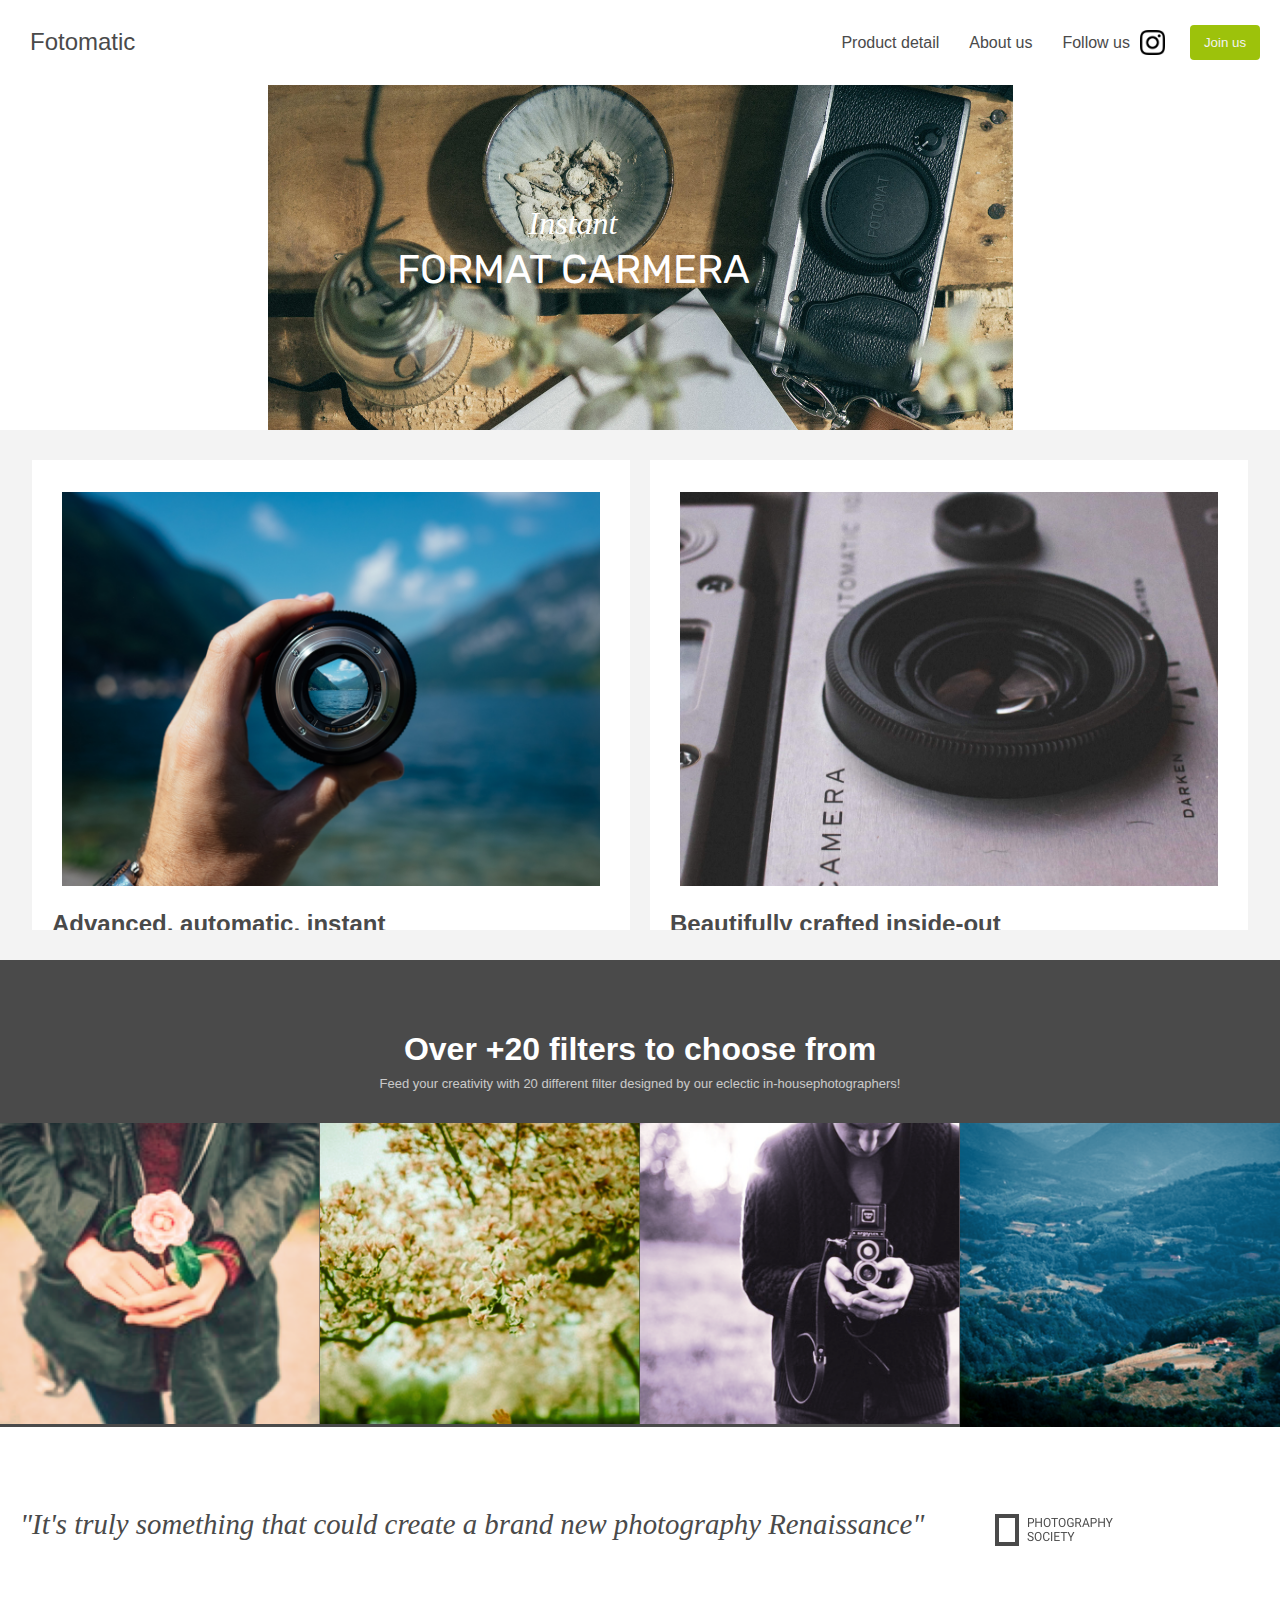
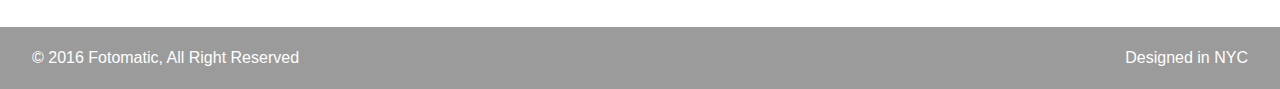
<file: index.html>
<!DOCTYPE HTML>
<html lang="en">
    <head>
       <meta name="veiwport">
       <meta content="width=device-width, intail-scale=1.0">
       <link href="fotomatic.css" rel="stylesheet">
       <link rel="preconnect" href="https://fonts.googleapis.com">
       <link rel="preconnect" href="https://fonts.gstatic.com" crossorigin>
       <link href="https://fonts.googleapis.com/css2?family=Rubik:ital,wght@0,300..900;1,300..900&display=swap" rel="stylesheet">
       
       <!--FOR ICONS-->
       <link rel="stylesheet" href="https://cdnjs.cloudflare.com/ajax/libs/font-awesome/6.6.0/css/all.min.css" integrity="sha512-Kc323vGBEqzTmouAECnVceyQqyqdsSiqLQISBL29aUW4U/M7pSPA/gEUZQqv1cwx4OnYxTxve5UMg5GT6L4JJg==" crossorigin="anonymous" referrerpolicy="no-referrer" />
    </head>
    <body>
        <header>
            <div class="header-container"> 
                <div id="navbar">
                    
                    <div id="box1">
                        
                        <p>Fotomatic</p>
                        
                        <!--THIS DIV IS FOR PHONES-->
                        <div id="box1-logo">
                            <i class="fa-brands fa-fonticons fa-3x"></i>
                            <i class="fa-solid fa-camera fa-3x"></i>
                        </div>
                        
                    </div>
                    
                    <div id="box2">
                        
                        <nav>
                            <ol>
                    
                                <li><a href="#">Product detail</a></li>
                                <li><a href="#">About us</a></li>
                                <li id="fuck"><a href="#">Follow us</a></li>
                    
                            </ol>
                        </nav>
                        
                        <div id="insta-logo">
                            <a href="#"><img src="images/instagram.png" alt="instagram"></a>
                        </div> 

                        <!--THIS DIV BELOW IS FOR PHONES-->
                        <div id="box2-logo">
                            <i class="fa-solid fa-user-group fa-bounce fa-3x"></i>
                            <button>Join us</button>
                        </div>


                    </div>

                </div>
                <div>
                    <div id="header-background-img">
                        
                        <div id="header-img-box">
                            <div id="text-header-img" class="header-box-flex">
                            
                                <h2>Instant</h2>
                                <h1>FORMAT CARMERA</h1>
                                <p>Email us to request a demo and be in our</p> 
                                <p>waiting list for febuary 2017 release</p>
                            
                            </div>
                            <div id="btn-banner" class="header-box-flex">
                                <button id="btn">Join the waiting list</button>
                            </div>

                        </div>
                    </div>

                </div>
            </div>

        </header>
        <main>
            <div id="middle-container">
                <div id="middle-img-container">
                     
                    <div id="middle-box1" class="middle-img-boxs">
                        
                        <img src="images/feature-1.png" alt="">
                        
                        <div class="middle-img-text">
                            <h2>Advanced, automatic, instant</h2>
                            <p>Shutter speed, apperture and flash output adjust automatically</p>
                        </div>

                    </div>

                    <div id="middle-box2" class="middle-img-boxs">
                        
                        <img src="images/feature-2.png" alt="">
                        
                        <div class="middle-img-text">
                            <h2>Beautifully crafted inside-out</h2>
                            <p>From the paint outside to the tiny screw inside, Fotomat is crafted with <br id="line-break">love and <span id="year">20-year of expertise</span><span id="care">tenacious care</span></p>
                        </div>

                    </div>
                        
                    </div>
                </div>

            </div>

            <div id="bottom-container">
                <div id="bottom-banner">
                    
                    <div id="bottom-head-text">
                        
                        <h1>Over +20 filters  to choose from</h1>
                        <p>Feed your creativity with 20 different filter <span id="break"><br ></span>designed by our eclectic in-house<br id="para-break">photographers!</p>

                    </div>

                    <div id="bottom-img-container">
                        
                        <div class="bottom-img">
                            <img src="images/filter-1.png" alt="">
                        </div>
                       
                        <div class="bottom-img">
                            <img src="images/filter-2.png" alt="">
                        </div>
                    
                        <div class="bottom-img">
                            <img src="images/filter-3.png" alt="">
                        </div>
                        
                        <div id="middle-img-box4" class="bottom-img">
                            <img src="images/filter-4.png" alt="">
                        </div>
                    
                    </div>

                </div>
                
                <div id="last-bottom-text">
                    <div id="last-text-container">
                       
                        <h3>"It's truly something that <span id="cld">could</span> create a brand new photography Renaissance"</h3>
                        <img src="images/photography-logo.png" alt="">
                
                    </div>
                </div>

            </div>
        </main>
        
        <footer>
            <div id="footer-container">
                
                <div class="footer-box1 footer-banner">
                    <p>&copy; 2016 Fotomatic, All Right Reserved</p>
                </div>

                <div class="footer-box2 footer-banner">
                    <p>Designed in NYC</p>
                </div>

            </div>
        </footer>

    </body>
</html>
</file>
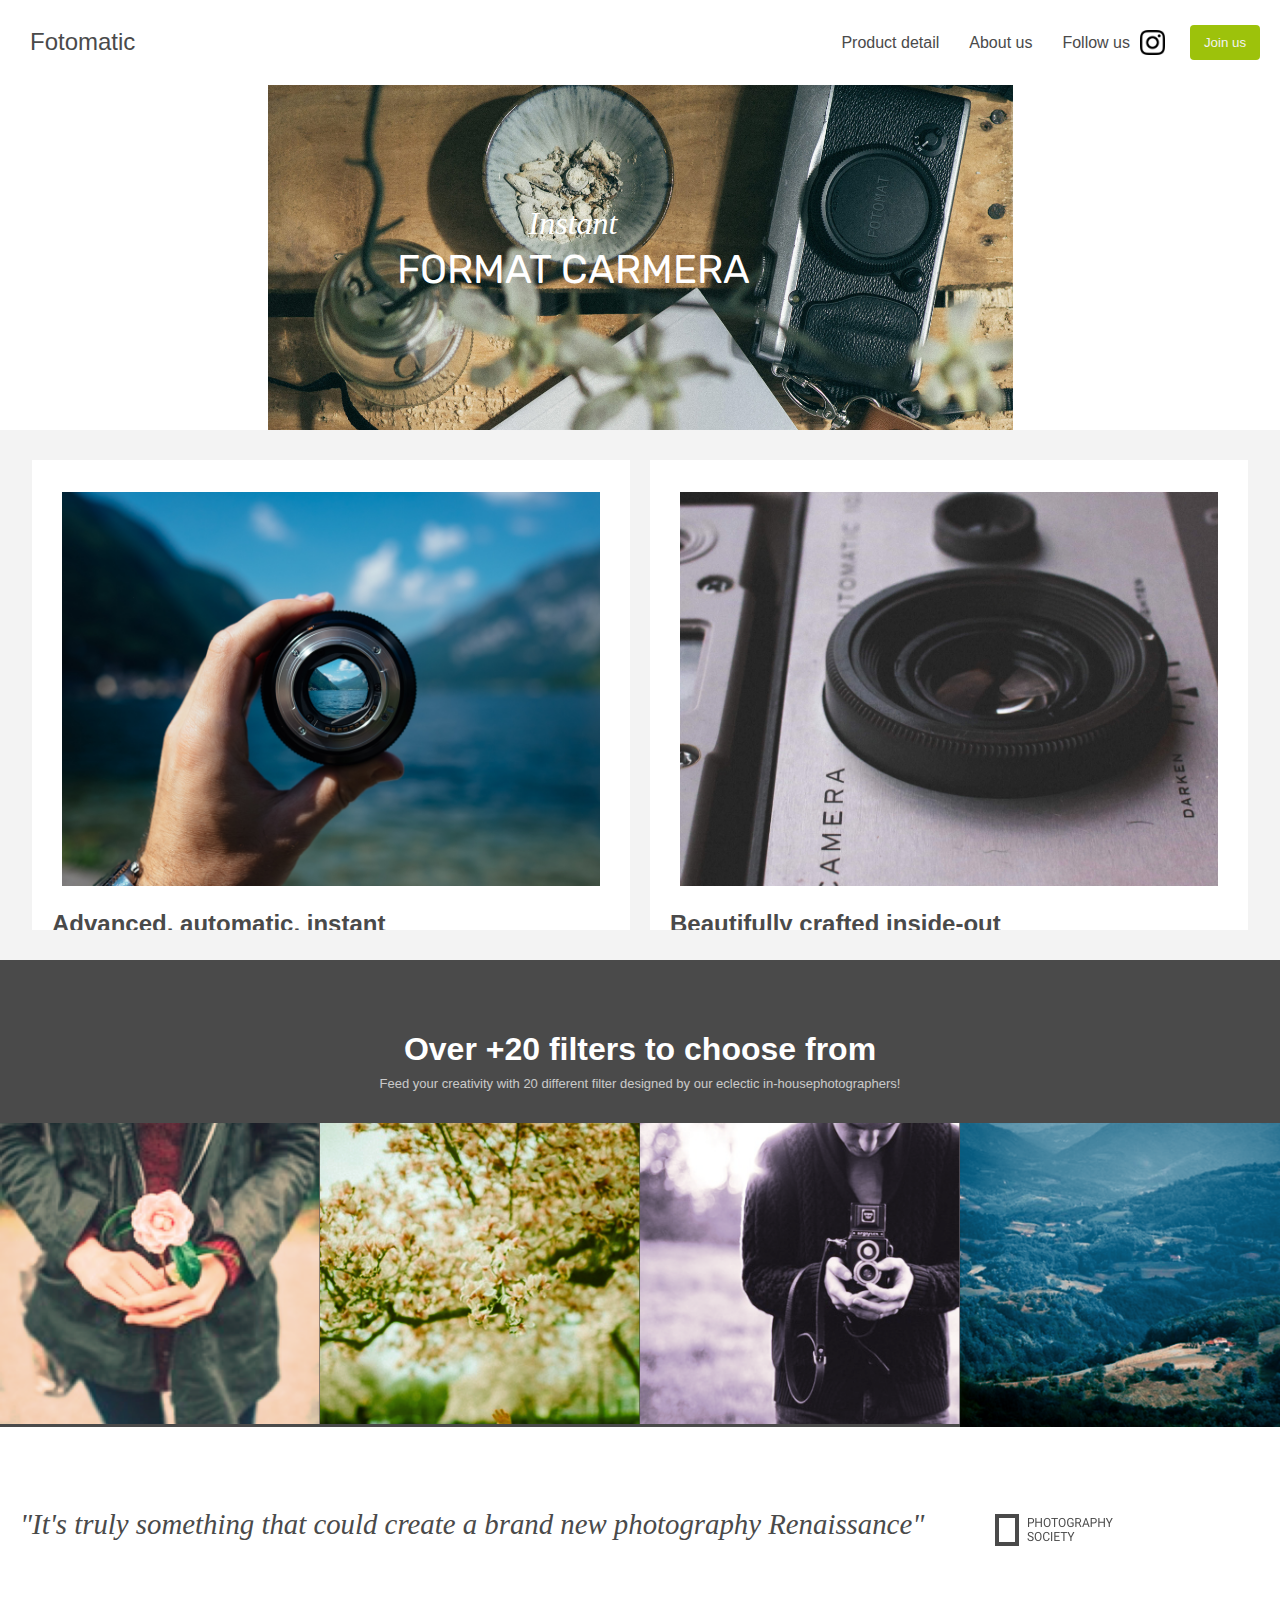
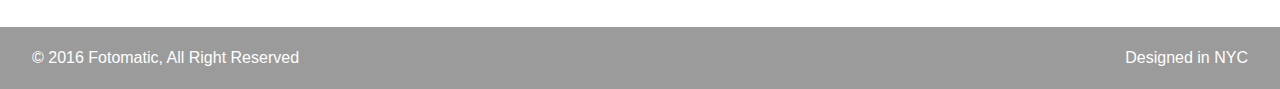
<file: fotomatic.html>
<!DOCTYPE HTML>
<html lang="en">
    <head>
       <meta name="veiwport">
       <meta content="width=device-width, intail-scale=1.0">
       <link href="fotomatic.css" rel="stylesheet">
       <link rel="preconnect" href="https://fonts.googleapis.com">
       <link rel="preconnect" href="https://fonts.gstatic.com" crossorigin>
       <link href="https://fonts.googleapis.com/css2?family=Rubik:ital,wght@0,300..900;1,300..900&display=swap" rel="stylesheet">
       
       <!--FOR ICONS-->
       <link rel="stylesheet" href="https://cdnjs.cloudflare.com/ajax/libs/font-awesome/6.6.0/css/all.min.css" integrity="sha512-Kc323vGBEqzTmouAECnVceyQqyqdsSiqLQISBL29aUW4U/M7pSPA/gEUZQqv1cwx4OnYxTxve5UMg5GT6L4JJg==" crossorigin="anonymous" referrerpolicy="no-referrer" />
    </head>
    <body>
        <header>
            <div class="header-container"> 
                <div id="navbar">
                    
                    <div id="box1">
                        
                        <p>Fotomatic</p>
                        
                        <!--THIS DIV IS FOR PHONES-->
                        <div id="box1-logo">
                            <i class="fa-brands fa-fonticons fa-2x"></i>
                            <i class="fa-solid fa-camera fa-2x"></i>
                        </div>
                        
                    </div>
                    
                    <div id="box2">
                        
                        <nav>
                            <ol>
                    
                                <li><a href="#">Product detail</a></li>
                                <li><a href="#">About us</a></li>
                                <li id="fuck"><a href="#">Follow us</a></li>
                    
                            </ol>
                        </nav>
                        
                        <div id="insta-logo">
                            <a href="#"><img src="images/instagram.png" alt="instagram"></a>
                        </div> 

                        <!--THIS DIV BELOW IS FOR PHONES-->
                        <div id="box2-logo">
                            <i class="fa-solid fa-user-group fa-bounce fa-2x"></i>
                            <button>Join us</button>
                        </div>


                    </div>

                </div>
                <div>
                    <div id="header-background-img">
                        
                        <div id="header-img-box">
                            <div id="text-header-img" class="header-box-flex">
                            
                                <h2>Instant</h2>
                                <h1>FORMAT CARMERA</h1>
                                <p>Email us to request a demo and be in our</p> 
                                <p>waiting list for febuary 2017 release</p>
                            
                            </div>
                            <div id="btn-banner" class="header-box-flex">
                                <button id="btn">Join the waiting list</button>
                            </div>

                        </div>
                    </div>

                </div>
            </div>

        </header>
        <main>
            <div id="middle-container">
                <div id="middle-img-container">
                     
                    <div id="middle-box1" class="middle-img-boxs">
                        
                        <img src="images/feature-1.png" alt="">
                        
                        <div class="middle-img-text">
                            <h2>Advanced, automatic, instant</h2>
                            <p>Shutter speed, apperture and flash output adjust automatically</p>
                        </div>

                    </div>

                    <div id="middle-box2" class="middle-img-boxs">
                        
                        <img src="images/feature-2.png" alt="">
                        
                        <div class="middle-img-text">
                            <h2>Beautifully crafted inside-out</h2>
                            <p>From the paint outside to the tiny screw inside, Fotomat is crafted with <br id="line-break">love and <span id="year">20-year of expertise</span><span id="care">tenacious care</span></p>
                        </div>

                    </div>
                        
                    </div>
                </div>

            </div>

            <div id="bottom-container">
                <div id="bottom-banner">
                    
                    <div id="bottom-head-text">
                        
                        <h1>Over +20 filters  to choose from</h1>
                        <p>Feed your creativity with 20 different filter <span id="break"><br ></span>designed by our eclectic in-house<br id="para-break">photographers!</p>

                    </div>

                    <div id="bottom-img-container">
                        
                        <div class="bottom-img">
                            <img src="images/filter-1.png" alt="">
                        </div>
                       
                        <div class="bottom-img">
                            <img src="images/filter-2.png" alt="">
                        </div>
                    
                        <div class="bottom-img">
                            <img src="images/filter-3.png" alt="">
                        </div>
                        
                        <div id="middle-img-box4" class="bottom-img">
                            <img src="images/filter-4.png" alt="">
                        </div>
                    
                    </div>

                </div>
                
                <div id="last-bottom-text">
                    <div id="last-text-container">
                       
                        <h3>"It's truly something that <span id="cld">could</span> create a brand new photography Renaissance"</h3>
                        <img src="images/photography-logo.png" alt="">
                
                    </div>
                </div>

            </div>
        </main>
        
        <footer>
            <div id="footer-container">
                
                <div class="footer-box1 footer-banner">
                    <p>&copy; 2016 Fotomatic, All Right Reserved</p>
                </div>

                <div class="footer-box2 footer-banner">
                    <p>Designed in NYC</p>
                </div>

            </div>
        </footer>

    </body>
</html>
</file>
<file: fotomatic.css>
*{
  margin: 0;
  box-sizing: border-box;
}

h1,
h2,
h3,
h4,
h5,
h6,
a,
p{
    color: #4A4A4A;
    font-family: Roboto, sans-serif;
}

button:hover{
    opacity: 0.7;
    cursor: pointer;
}

a:hover{
    opacity: 0.7;
    cursor: pointer;
}

img{
   max-width: 100%;
   height: auto;
   display: block;
}

/*HEADER SECTION*/

.header-container{
    display: flex;
    width: 100%;
    flex-direction: column;
}

/*NAVBAR*/
#navbar{
    display: flex;
    width: 100%;
    height: 5.3rem;
    align-items: center;
    background-color: white;
    position: fixed;
    z-index: 1000;
}

#box1{
    display: inline-flex;
    width: 50%;
    height: auto;
}

#box2{
    display: inline-flex;
    width: 50%;
    height: auto;
    justify-content: flex-end;
}

#box2 nav{
    display: flex;
}

#box2 ol{
    display: flex;
    list-style-type: none;
}

#box2 li{
    margin-left: 30px;
    line-height:  1.6;
}
ol li a{
    overflow: hidden;
    text-decoration: none;
}



#insta-logo{
    display: inline-flex;
    width: 25px;
    margin-left: 10px;
    margin-right: 30px;
}
#box2 img{
     width:100%;
}

#box1 p{
    margin-left: 30px;
    font-family: Roboto-mono, sans-serif;
    font-size: 24px;
}

#box1 #box1-logo{
    display: flex;
    margin-left: 30px;
}

#box2 #box2-logo{
    display: inline-flex;
    margin-right: 20px;
}

#box2-logo button{
    margin-left: 65px;
    width: 70px;
    height: 35px;
    border: white;
    background-color: #9dc20b;
    color: #f3f3f3;
    border-radius: 4px;
}

/*HEADER BACKGROUND IMAGE*/

#header-background-img{
    display: flex;
    align-items: center;
    background-image: url("images/banner-landingpage.jpg");
    background-position: center;
    background-repeat: no-repeat;
    background-size: cover;
    width: 100%;
    height: 700px;
    margin-top: 50px;
}

#header-img-box{
    height: 360px;
    width: 35%;
    background-color: #9dc20b;
    margin-left: 100px;
}

.header-box-flex{
    margin-top: 32px;
    display: inline-flex;
    flex-direction: column;
    width: 100%;
    align-items: center;
}

#text-header-img h2{
    color: white;
    font-family: "damion", cursive;
    font-style: italic;
    font-size: 20px;
    
}

#text-header-img h1{
    color: white;
    font-weight: lighter;
    font-size: 50px;
    line-height: 1.4;
    font-family: "Rubik", sans-serif;
    margin-bottom: 12px;
}

#text-header-img p{
    font-size: 20px;
    color: white;
    line-height: 1.4;
}

#btn{
    width: 65%;
    height: 64px;
    color: white;
    background-color: #4A4A4A;
    border-radius: 4px;
    font-size: 20px;
    line-height: 1.4;
    font-family: Roboto, sans-serif;
}


/*main SECTION*/

/*MIDDLE BOX*/

#middle-container{
    display: flex;
    background-color: #f3f3f3;
    height: 700px;
    width: 100%;
}

#middle-img-container{
    display: inline-flex;
    width: 100%;
    justify-content: center;
    align-items: center;
    gap: 38px;
}

.middle-img-boxs{
    display: flex;
    flex-direction: column;
    background-color: white;
    height: 635px;
    width: 600px;
    align-items: center;
}

#middle-img-container img{
    margin-top: 32px;
    width: 90%;
    height: 65%;
}

.middle-img-text{
    display: inline-flex;
    align-items: center;
    flex-direction: column;
    margin-top: 42px;
}

.middle-img-text .h2{
    font-weight: bold;
    font-size: 36px;
    line-height: 1.2;
}

.middle-img-text p{
    font-size: 16px;
    text-align: center;
    font-weight: light;
    line-height: 1.2;
}

/*BOTTOM CONTAINER*/

#bottom-banner{
    display: flex;
    background-color:  #4A4A4A;
    height: 640px;
    width: 100%;  
    flex-direction: column;
    align-items: center;
    text-align: center;
}

/*BOTTOM HEADER TEXT*/
#bottom-head-text{
    margin-top: 64px;
    margin-bottom: 80px;
}

#bottom-head-text h1{
    color: white;
    font-size: 36px;   
}

#bottom-head-text p{
    color: white;
    font-size: 16px;
    line-height: 1.4;
    font-weight: light;
}

/*BOTTOM IMAGES*/
#bottom-img-container{
    display: grid;
    width: 98%;
    margin-left: 1%;
    margin-right: 1%;
    grid-template-columns: repeat(4, 1fr) ;
    height: 400px;
}

/*BOTTOM LAST TEXT*/
#last-bottom-text{
    display: flex;
    height: 200px;
    background-color: white;
    align-items: center;
    justify-content: center
}

#last-text-container h3{
      font-size: 30px;
      font-family: "Palatino";
      font-style: italic;
      line-height: 1.1;
      color: #4A4A4A;
      float: left;
      margin-right: 30px;
}

/*FOOTER SECTION*/

#footer-container{
    display: flex;
    width: 100%;
    height: 62px;
    align-items: center;
    background-color: #9B9B9B;
}

.footer-banner{
    width: 50%;
}

.footer-box1{
    margin-left: 32px;
}

.footer-box2{
    display: flex;
    margin-right: 32px;
    justify-content: flex-end;
}

@media only screen and (max-width: 1000px) , (orientation: portrait){
    
    /*FOR PHONES*/
    
    /*HEADER SECTION*/
    
    /*NAVBAR*/
    #navbar{
        height: 3.8rem;
    }
  
    #box1 p{
        display: none;
    }  

    #box2 nav{
        display: none;
    }
    
    #box2 #insta-logo{
        display: none;
    }
    
    /*IOCONS*/
    #box1 #box1-logo{
        width: 100%;
        
    }

    #box2 #box2-logo{
        width: 100%;
        justify-content:flex-end;
        height: 100%;
    }

    .fa-brands.fa-fonticons{
        margin-right: 250px;
    }

    .fa-solid .fa-user-group{
        margin-right: 100px;
    }

    #box2-logo button{
        margin-left: 200px;
        height: 40px;
        margin-top: 5px;
        width: 110px;
        font-size: 1.2rem;
    }    

    /*HEADER BACKGROUND IMAGE*/

    #text-header-img{
        width: 80%;
        margin-left: 3.5rem;
        margin-top: 2.8rem;
        height: 30%;
    }
    
    #text-header-img h1{
        font-size: 2.2rem;
        margin-left: 150px;
    }
    
    #text-header-img h2{ 
        margin-top: 1rem; 
        font-size: 2rem;
        margin-left: 150px;
    }
    
    #text-header-img p{
        display: none;
    }

    #header-background-img #btn-banner{
        display: none;
    }

    #header-img-box{
        background-color: transparent;
        margin-left: 0;
        width: 100%;
        height: 40%;
        margin-top: 6.3rem;
    }

    #header-background-img{
        background-size: 1900px;
        background-position: right;
        height: 900px;   
        width: 100%;
        background-color:white;
        margin-top: 60px;
    }
        
    /*MAIN SECTION*/

    /*MIDDLE IMAGES*/
    #middle-container{
      margin-top: 0px;
      height: 100%;
    }

    #middle-img-container{
        flex-direction: column;
        height: 100%;
    }

    #middle-img-container .middle-img-boxs{
        width: 100%;
        margin-top: 30px;
    }
  
    #middle-img-container .middle-img-boxs img{
        height: 600px;
    }

    #middle-img-container #middle-box1{
        background-color: #f3f3f3;
        margin-bottom: 150px;
    }
  
    .middle-img-boxs .middle-img-text{
        width: 60%;
        margin-bottom: 30px;
    }

    #middle-img-container .middle-img-boxs h2{
       font-size: 1.1rem;
       line-height: 1.3;
       margin-bottom: 10px;
    }

    #middle-img-container .middle-img-boxs p{
        font-size: 0.9rem;
        line-height: 1.4;
    }

    #middle-img-container .middle-img-boxs #year{
        display: none;
    }
    /*BOTTOM*/

    /*BOTTOM TEXT*/
    #bottom-banner #bottom-head-text h1{
        font-size: 1.1rem;
        line-height: 1.3;
    }

    #bottom-banner #bottom-head-text p{
        font-size: 13px;
        line-height: 1.4;

    }

    #bottom-container{
        height: 100%;
        overflow: hidden;
        margin-top: 200px;
    }

    #bottom-banner{
        height: 100%;
        
    }

    #bottom-banner #bottom-head-text{
        margin-top: 50px;
        justify-self: flex-end;
        height: auto;
        margin-bottom: 50px;
        width: 252px;
        text-align:inherit;
        overflow: hidden;
    }

    #bottom-head-text h1{
        margin-bottom: 10px;
    }

    /*BOTTOM IMAGES*/

    #bottom-banner #bottom-img-container{
        justify-self: flex-end;
        height: auto;
        width: 100%;
    }

    #bottom-img-container{
    grid-template-columns: repeat(3, 1fr);
    }

    #bottom-img-container #middle-img-box4{
        display: none;
    }

    
    /*LAST BOTTOM TEXT*/
   
    #last-bottom-text #last-text-container{
        width: 65%;
    }

    #last-bottom-text #last-text-container h3{
        font-size: 1.5rem;
        line-height: 1.4;
        text-align: center;
        margin-bottom: 0.9rem;
    }

    #last-bottom-text #last-text-container img{
        margin-left: 15.8rem;
    }


    /*FOOTER SECTION*/

    /*FOOTER TEXT*/

    #footer-container .footer-banner{
        font-size: 0.7rem;
    }

    #footer-container .footer-banner p{
        color: white;
    }
}

@media only screen and (min-width: 1000px){
    
    /*FOR PHONES*/
    
    /*HEADER SECTION*/
    /*NAVBAR*/
    #box1 #box1-logo{
        display: none;
    }  
    
    #box2 #box2-logo i{
        display: none;
    }

    
    /*MAIN SECTION*/
    
    /*MIDDLE TEXT*/
    #break{
        display: none;
    }

    /*MIDDLE IMG CONTAINER*/
    
    #middle-img-container .middle-img-boxs #care{
        display: none;
    }

}

@media only screen and (max-width: 1800px) and (min-width: 1000px) and (orientation: landscape){
    /*FOR TABLAT AND LANDSCAPE*/

    /*HEADER SECTION*/

    /*NAVBAR*/
    .header-container #navbar{
        margin-bottom: 300px;
    }
    #box1{
         width: 20%;
    }

    #box2{
        width: 80%;
    }

    #box2{
        margin-left: 0px;
        text-align: center;
    }

    #box2 nav{
        margin-top: 5px;
    }

    #box2 #insta-logo{
        margin-top: 5px;
        margin-right: 25px;
    }

    #box2 #box2-logo{
      margin-bottom: 0px;
    }

    #box2-logo button{
        margin-left: 0;
    }

    /*HEADER BACKGROUND IMAGE*/
    #header-img-box{
        background-color: transparent;
        width: 100%;
        margin-top: 200px;
    }
    
    #text-header-img p{
        display: none;
    }

    #text-header-img{
        width: 70%;
        margin-left: 60px;
        margin-top: 35px;
        height: 30%;
    }

    #text-header-img h1{
        font-size: 2.5rem;
        font-weight: 400;
    }
    
    #text-header-img h2{ 
        font-size: 2rem;
        font-weight: normal;
    }

    #header-background-img #btn-banner{
        display: none;
    }

    #header-background-img{
        background-size: contain;
        height: 360px;   
        width: 100%;
        margin-top: 70px;
    }
    /*MAIN SECTION*/

    /*MAIN MIDDLE IMAGES*/    
    #middle-container{
        height: 530px;
        overflow: hidden;
        justify-content: center;
    }

    #middle-container #middle-img-container{
        width: 95%;
        gap: 20px;
    }

    #middle-img-container .middle-img-boxs{
        width: 100%;
        height: 470px;
        overflow: hidden;
    }

    #middle-box1 img{
        max-width: 100%;
        display: block;
        height: auto;
    }

    #middle-box2 img{
        max-width: 100%;
        display: block;
        height: auto;
    }

    .middle-img-text{
        margin-top: 20px;
        width: 80%;
        align-items: flex-start;
        align-self: flex-start;
        margin-left: 20px;
    }
    
    #middle-img-container .middle-img-boxs h2{
        font-size: 1.5rem;
        line-height: 1.5;
        margin-bottom: 10px;
    
    }

    #middle-img-container .middle-img-boxs p{
        font-size: 1rem;
        line-height: 1.4;
        text-align: start;
    }

    #line-break{
        display: none;
    }

    /*MAIN BOTTOM CONTAINER*/

    #bottom-container #bottom-banner{
         height: 100%;
    }

    #bottom-banner #bottom-img-container{
        justify-self: flex-end;
        height: auto;
        width: 100%;
    }

    #bottom-banner #bottom-head-text{
        justify-self: flex-end;
        height: auto;
        margin-bottom: 30px;
        width: 100%;
        text-align:inherit;
    }

    #bottom-banner #bottom-head-text h1{
        font-size: 2rem;
        line-height: 1.6;
    }

    #bottom-banner #bottom-head-text p{
        font-size: 13px;
        line-height: 1.4;
        opacity: 0.7;

    }
 
    /*this is for the line break in p line 117(html)*/
    #bottom-head-text #para-break{
        display: none;
    }
    
    /*LAST BOTTOM*/
    #last-bottom-text #last-text-container{
        width: 100%;
        float: left;
        justify-content: flex-start;
        margin-left: 20px;
    }

    #last-text-container h3{
        font-size: 1.8rem;
        font-weight: lighter;
        display: inline-block;
        width: 75%;
    }

    #last-text-container  img{
        margin-top: 5px;
    }

    /*FOOTER SECTION*/

    /*FOOTER TEXT*/
    #footer-container .footer-banner p{
        color: white;
    }

}

@media only screen and (min-width: 1800px){
    #box2 #box2-logo{
        display: none;
        margin-left: 0px;
        width: 100%;
        height: 40%;

    }
}
</file>
